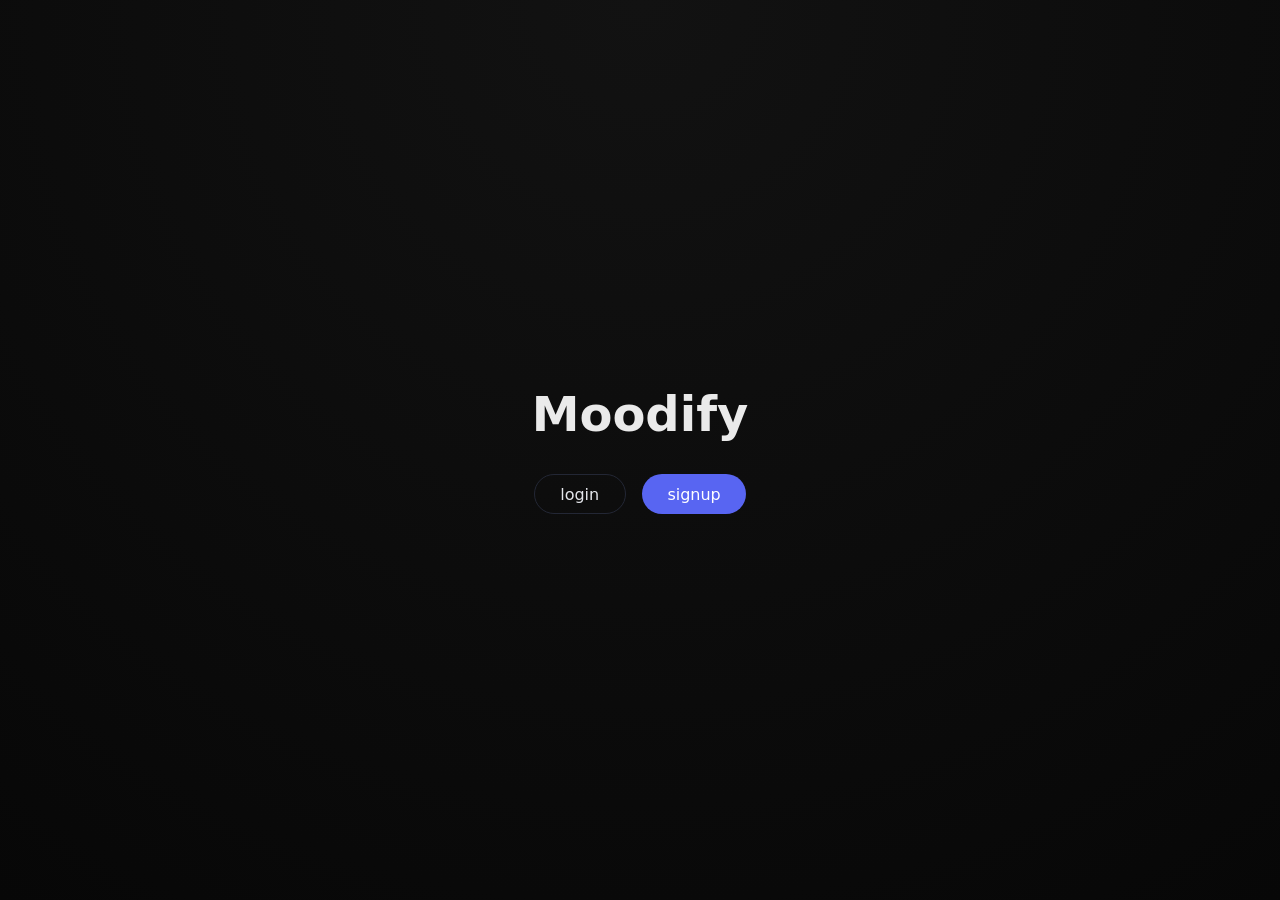
<file: index.html>
<!DOCTYPE html>
 <html lang="en">
 <head>
    <meta charset="UTF-8">
    <meta name="viewport" content="width=device-width, initial-scale=1.0">
    <link rel="stylesheet" href="https://fonts.googleapis.com/css2?family=Material+Symbols+Outlined:opsz,wght,FILL,GRAD@20..48,100..700,0..1,-50..200&icon_names=music_note" />
    <link rel="stylesheet" href="style/style.css">
    <title>Moodify</title>
 </head>
 <body>
    
        <h1>Moodify</h1>
            <div class="login-container">
<button id="login">login</button>
        <button id = "signup">signup</button>
  
            </div>
         

    <script src="./script/script.js"></script>
 </body>
 </html>
</file>
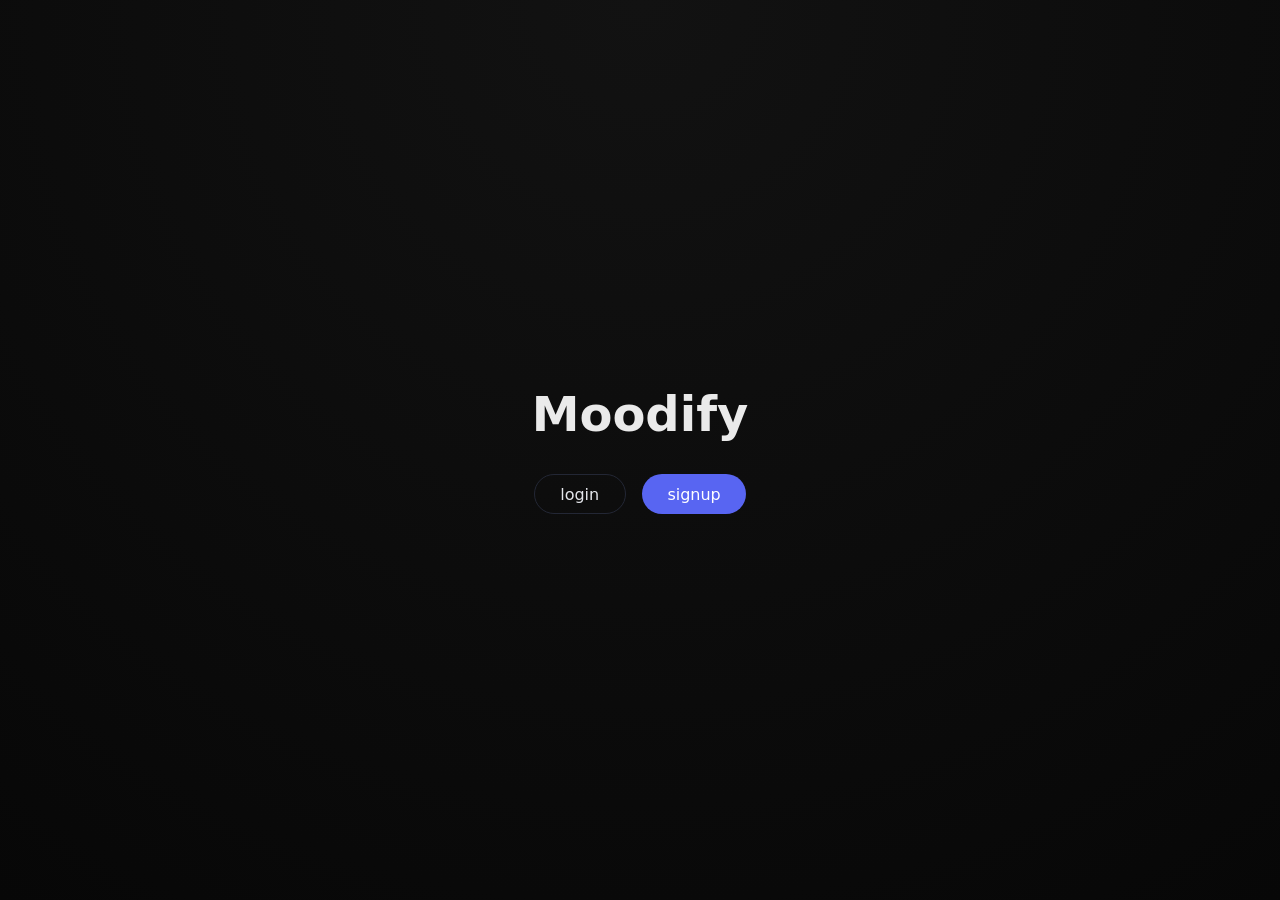
<file: home/index.html>
<!DOCTYPE html>
 <html lang="en">
 <head>
    <meta charset="UTF-8">
    <meta name="viewport" content="width=device-width, initial-scale=1.0">
    <link rel="stylesheet" href="https://fonts.googleapis.com/css2?family=Material+Symbols+Outlined:opsz,wght,FILL,GRAD@20..48,100..700,0..1,-50..200&icon_names=music_note" />
    <link rel="stylesheet" href="../style/style.css">
    <title>Moodify</title>
 </head>
 <body>
    
        <h1>Moodify</h1>
            <div class="login-container">
<button id="login">login</button>
        <button id = "signup">signup</button>
  
            </div>
         

    <script src="../script/script.js"></script>
 </body>
 </html>
</file>
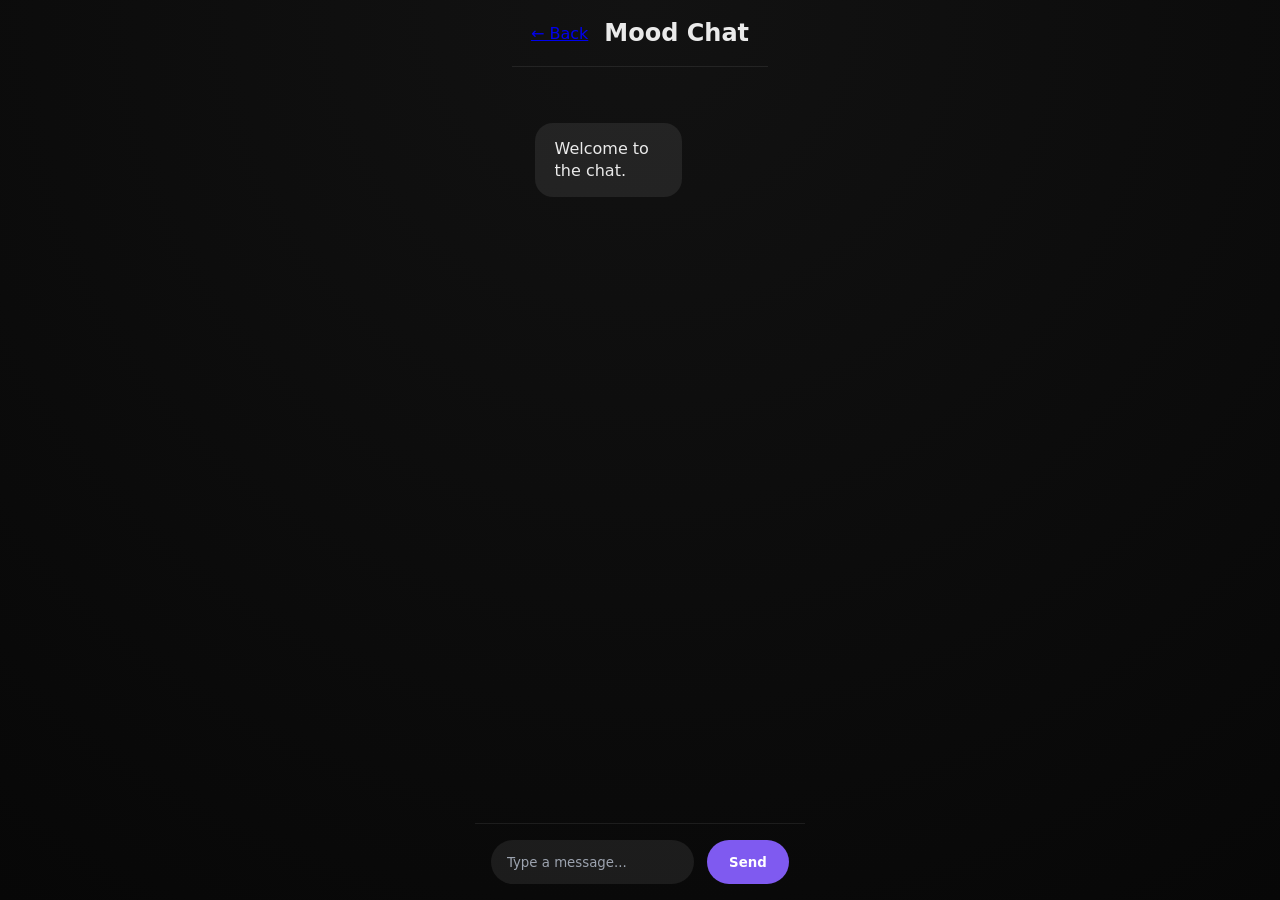
<file: home/chat.html>
<!DOCTYPE html>
<html lang="en">
<head>
  <meta charset="UTF-8" />
  <meta name="viewport" content="width=device-width, initial-scale=1.0" />
  <title>Moodify Chat</title>
  <link rel="stylesheet" href="/style/style.css" />
</head>
<body>

  <header class="chat-header">
    <a href="moodify.html">← Back</a>
    <h2>Mood Chat</h2>
  </header>

  <main class="chat-container" id="chatContainer">
    <div class="message other">
      <p>Welcome to the chat.</p>
    </div>
  </main>

  <form class="chat-input" id="chatForm">
    <input
      type="text"
      id="chatInput"
      placeholder="Type a message..."
    />
    <button type="submit">Send</button>
  </form>
  <script src="/script/chat.js"></script>
</body>
</html>
</file>
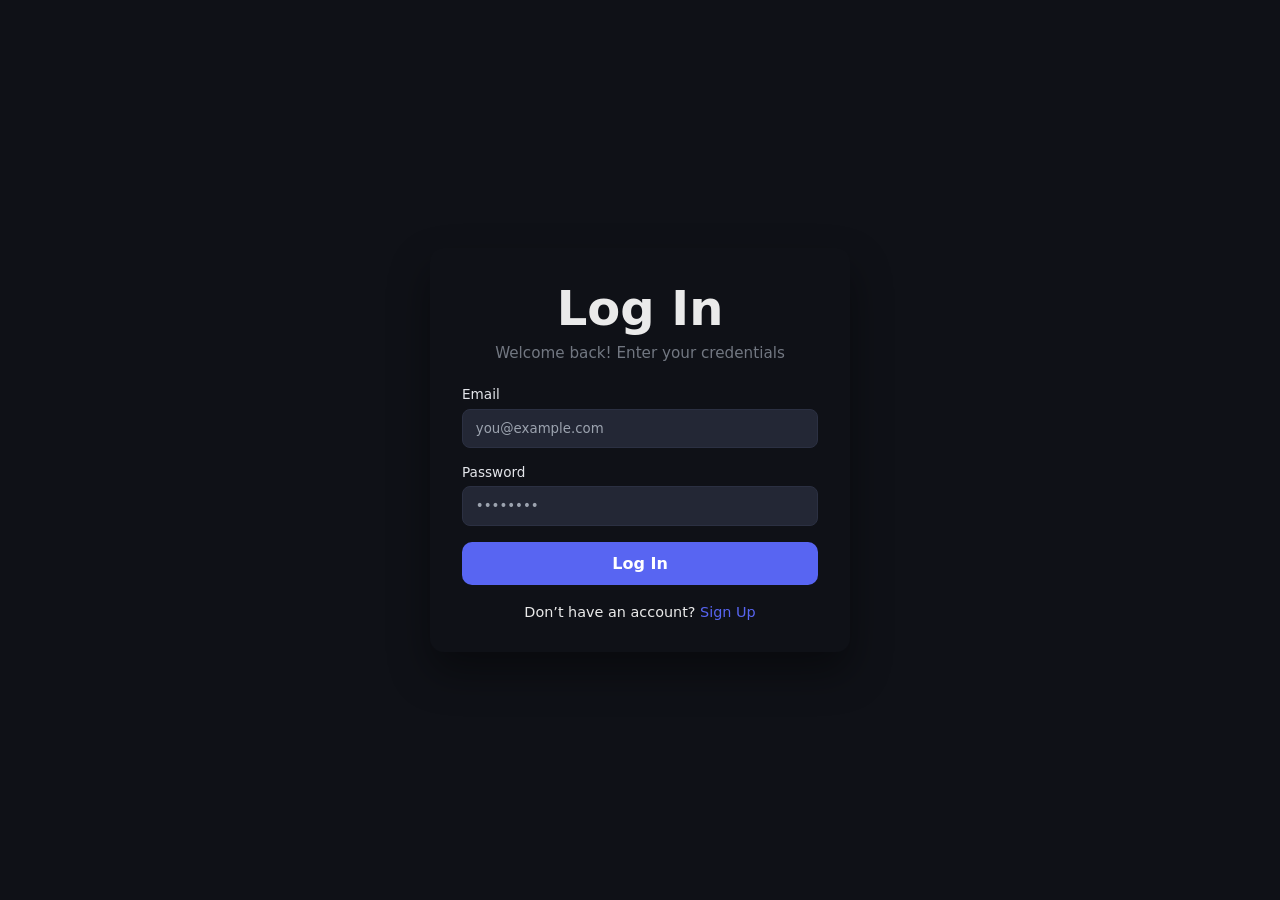
<file: home/login.html>
<!DOCTYPE html>
<html lang="en">
<head>
  <meta charset="UTF-8">
  <meta name="viewport" content="width=device-width, initial-scale=1.0">
  <link rel="stylesheet" href="/style/style.css">
  <title>Moodify | Log In</title>
</head>
<body>

  <main class="auth">
    <div class="auth-card">
      <h1>Log In</h1>
      <p class="subtitle">Welcome back! Enter your credentials</p>

      <form class="auth-form">
        <div class="form-group">
          <label for="email">Email</label>
          <input type="email" id="email" placeholder="you@example.com" required />
        </div>

        <div class="form-group">
          <label for="password">Password</label>
          <input type="password" id="password" placeholder="••••••••" required />
        </div>

        <button type="submit" class="btn-primary">Log In</button>
      </form>

      <p class="switch">
        Don’t have an account?
        <a href="signup.html">Sign Up</a>
      </p>
    </div>
  </main>

  <script src="/script/login.js"></script>
</body>
</html>
</file>
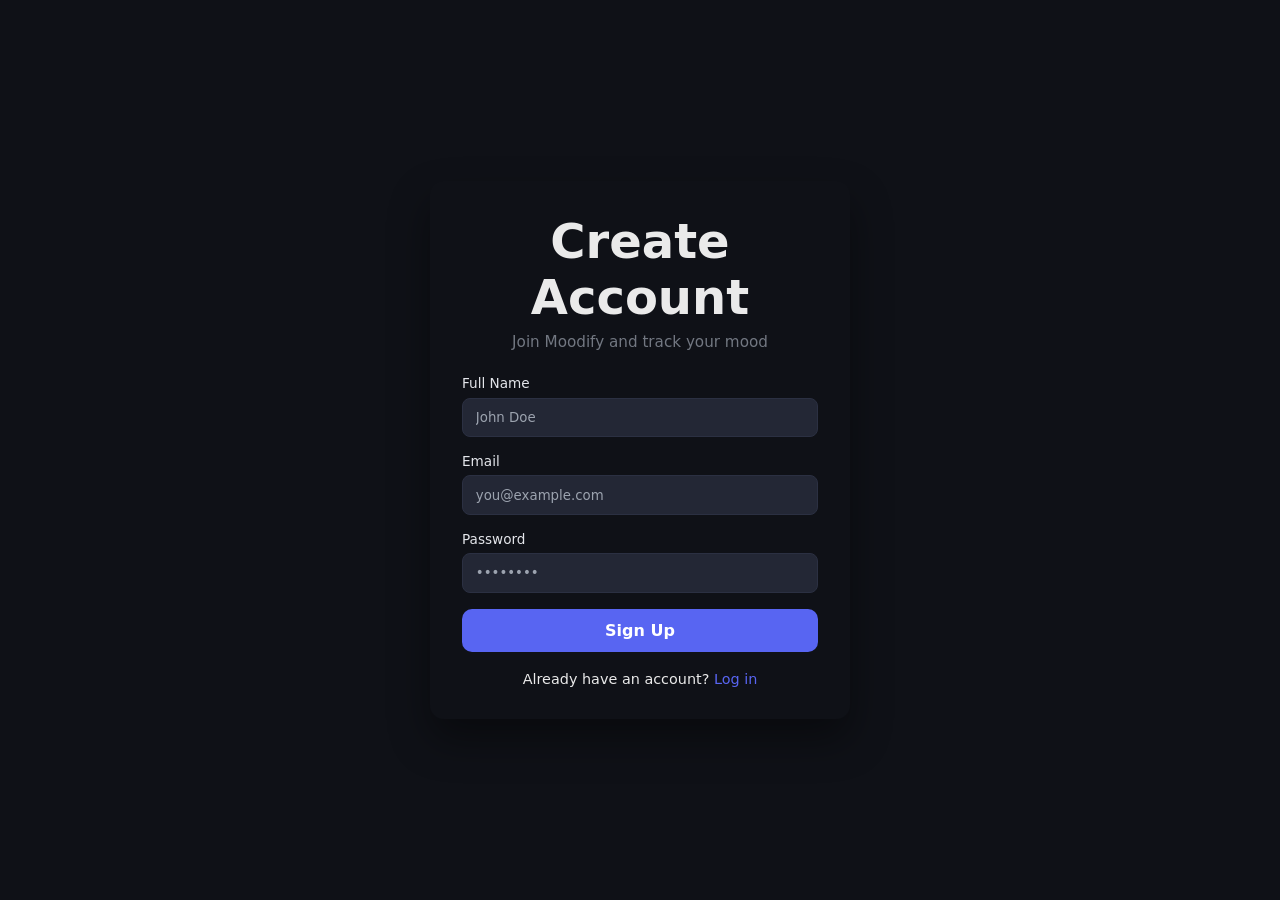
<file: home/signup.html>
<!DOCTYPE html>
<html lang="en">
<head>
  <meta charset="UTF-8">
  <meta name="viewport" content="width=device-width, initial-scale=1.0">
  <link rel="stylesheet" href="/style/style.css">
  <title>Moodify | Sign Up</title>
</head>
<body>

  <main class="auth">
    <div class="auth-card">
      <h1>Create Account</h1>
      <p class="subtitle">Join Moodify and track your mood</p>

      <form class="auth-form">
        <div class="form-group">
          <label for="name">Full Name</label>
          <input type="text" id="name" placeholder="John Doe" required />
        </div>

        <div class="form-group">
          <label for="email">Email</label>
          <input type="email" id="email" placeholder="you@example.com" required />
        </div>

        <div class="form-group">
          <label for="password">Password</label>
          <input type="password" id="password" placeholder="••••••••" required />
        </div>

        <button type="submit" class="btn-primary">Sign Up</button>
      </form>

      <p class="switch">
        Already have an account?
        <a href="login.html">Log in</a>
      </p>
    </div>
  </main>

  <script src="/script/signup.js"></script>
</body>
</html>
</file>
<file: style/style.css>
:root {
  --bg-main: #0F1117;
  --bg-card-soft: #232735;
  --accent: #5865F2;
  --text-main: #E4E6EB;
  --text-muted: #9CA3AF;
}

/* Reset */
* {
  margin: 0;
  padding: 0;
  box-sizing: border-box;
  font-family: system-ui, -apple-system, BlinkMacSystemFont, sans-serif;
}

/* Page background */
body {
  min-height: 100vh;
  background: var(--bg-main);
  color: var(--text-main);
  display: flex;
  align-items: center;
  justify-content: center;
  flex-direction: column;
  gap: 2rem;
}

/* Brand */
h1 {
  font-size: 3rem;
  font-weight: 700;
  text-align: center;
}

/* Buttons container */
.login-container {
  display: flex;
  gap: 1rem;
}

/* Buttons general style */
.login-container button {
  padding: 0.6rem 1.6rem;
  border-radius: 999px;
  font-size: 1rem;
  cursor: pointer;
  border: none;
  transition: all 0.2s ease;
}

/* Login button (ghost style) */
#login {
  background: transparent;
  color: var(--text-main);
  border: 1px solid var(--bg-card-soft);
}

#login:hover {
  background: var(--bg-card-soft);
}

/* Signup button (primary) */
#signup {
  background: var(--accent);
  color: white;
}

#signup:hover {
  opacity: 0.9;
}

/* Mobile responsiveness */
@media (max-width: 600px) {
  h1 {
    font-size: 2rem;
  }

  .login-container button {
    padding: 0.5rem 1rem;
    font-size: 0.9rem;
  }
}
/* General auth layout */
.auth {
  width: 100%;
  min-height: 100vh;
  display: flex;
  justify-content: center;
  align-items: center;
  padding: 1rem;
  background: var(--bg-main);
}

.auth-card {
  width: 100%;
  max-width: 420px;
  background: linear-gradient(
    180deg,
    var(--bg-card),
    var(--bg-card-soft)
  );
  padding: 2rem;
  border-radius: 14px;
  box-shadow: 0 20px 40px rgba(0,0,0,0.4);
}

.auth-card h1 {
  text-align: center;
  margin-bottom: 0.5rem;
}

.subtitle {
  text-align: center;
  font-size: 0.95rem;
  color: var(--text-muted);
  margin-bottom: 1.5rem;
}

.auth-form {
  display: flex;
  flex-direction: column;
  gap: 1rem;
}

.form-group {
  display: flex;
  flex-direction: column;
}

label {
  color: var(--text-main);
  margin-bottom: 0.4rem;
  font-size: 0.85rem;
}

input {
  padding: 0.7rem 0.8rem;
  border-radius: 8px;
  border: 1px solid #2b3042;
  background: var(--bg-card-soft);
  color: var(--text-main);
  outline: none;
}

input::placeholder {
  color: var(--text-muted);
}

input:focus {
  border-color: var(--accent);
}

/* Button */
.btn-primary {
  padding: 0.75rem;
  border-radius: 10px;
  background: var(--accent);
  color: white;
  font-size: 1rem;
  font-weight: 600;
  border: none;
  cursor: pointer;
  transition: 0.2s ease;
}

.btn-primary:hover {
  opacity: 0.9;
}

/* Switch text */
.switch {
  margin-top: 1.2rem;
  font-size: 0.9rem;
  text-align: center;
}

.switch a {
  color: var(--accent);
  text-decoration: none;
}

.switch a:hover {
  text-decoration: underline;
}

/* Mobile responsiveness */
@media (max-width: 600px) {
  .auth-card {
    padding: 1.5rem;
  }

  .btn-primary {
    font-size: 0.95rem;
  }
}
* {
  margin: 0;
  padding: 0;
  box-sizing: border-box;
  font-family: "Inter", system-ui, sans-serif;
}

body {
  background: radial-gradient(circle at top, #121212, #070707);
  color: #eaeaea;
  min-height: 100vh;
}

.app {
  display: grid;
  grid-template-columns: 1.2fr 1fr;
  min-height: 100vh;
}

/* MUSIC PANEL */
.music-panel {
  padding: 3rem;
  background: linear-gradient(
    180deg,
    rgba(255, 255, 255, 0.05),
    rgba(255, 255, 255, 0.01)
  );
}

.music-panel h1 {
  font-size: 2.5rem;
  font-weight: 700;
}

.subtitle {
  margin-top: 0.5rem;
  opacity: 0.7;
}

.mood-card {
  margin-top: 2.5rem;
  padding: 1.5rem;
  border-radius: 16px;
  background: rgba(255, 255, 255, 0.08);
  backdrop-filter: blur(10px);
}

.player-placeholder {
  margin-top: 3rem;
  height: 120px;
  border-radius: 20px;
  background: rgba(255, 255, 255, 0.04);
  display: flex;
  align-items: center;
  justify-content: center;
  opacity: 0.6;
}

/* CHAT PANEL */
.chat-panel {
  display: flex;
  align-items: center;
  justify-content: center;
}

.chat-card {
  width: 80%;
  padding: 2.5rem;
  border-radius: 24px;
  background: rgba(255, 255, 255, 0.06);
  backdrop-filter: blur(14px);
  text-align: center;
}

.chat-card h2 {
  font-size: 1.8rem;
}

.chat-card p {
  margin: 1rem 0 2rem;
  opacity: 0.75;
}

.enter-chat-btn {
  display: inline-block;
  padding: 0.9rem 2rem;
  border-radius: 999px;
  background: linear-gradient(135deg, #7f5af0, #2cb67d);
  color: #fff;
  text-decoration: none;
  font-weight: 600;
  transition: transform 0.2s ease, opacity 0.2s ease;
}

.enter-chat-btn:hover {
  transform: translateY(-2px);
  opacity: 0.9;
}
/* ---------- MOBILE RESPONSIVENESS ---------- */
@media (max-width: 768px) {
  .app {
    grid-template-columns: 1fr;
  }

  .music-panel {
    padding: 2rem;
  }

  .music-panel h1 {
    font-size: 2rem;
  }

  .chat-panel {
    padding: 2rem;
  }

  .chat-card {
    width: 100%;
    padding: 2rem;
  }

  .player-placeholder {
    height: 90px;
  }
}

/* Small phones */
@media (max-width: 480px) {
  .music-panel h1 {
    font-size: 1.8rem;
  }

  .chat-card h2 {
    font-size: 1.5rem;
  }

  .enter-chat-btn {
    width: 100%;
    padding: 1rem;
  }
}

/* HEADER */
.chat-header {
  padding: 1.2rem;
  display: flex;
  align-items: center;
  gap: 1rem;
  border-bottom: 1px solid rgba(255, 255, 255, 0.08);
}

.back-btn {
  color: #7f5af0;
  text-decoration: none;
  font-weight: 500;
}

/* CHAT BODY */
.chat-container {
  flex: 1;
  padding: 1.5rem;
  display: flex;
  flex-direction: column;
  gap: 1rem;
  overflow-y: auto;
}

/* MESSAGES */
.message {
  max-width: 70%;
  padding: 0.9rem 1.2rem;
  border-radius: 18px;
  line-height: 1.4;
}

.message.other {
  background: rgba(255, 255, 255, 0.08);
  align-self: flex-start;
}

.message.me {
  background: linear-gradient(135deg, #7f5af0, #2cb67d);
  align-self: flex-end;
}

/* INPUT */
.chat-input {
  padding: 1rem;
  display: flex;
  gap: 0.8rem;
  border-top: 1px solid rgba(255, 255, 255, 0.08);
}

.chat-input input {
  flex: 1;
  padding: 0.9rem 1rem;
  border-radius: 999px;
  border: none;
  outline: none;
  background: rgba(255, 255, 255, 0.08);
  color: #fff;
}

.chat-input button {
  padding: 0.9rem 1.4rem;
  border-radius: 999px;
  border: none;
  background: #7f5af0;
  color: #fff;
  font-weight: 600;
  cursor: pointer;
}

/* MOBILE */
@media (max-width: 480px) {
  .message {
    max-width: 85%;
  }
}
</file>
